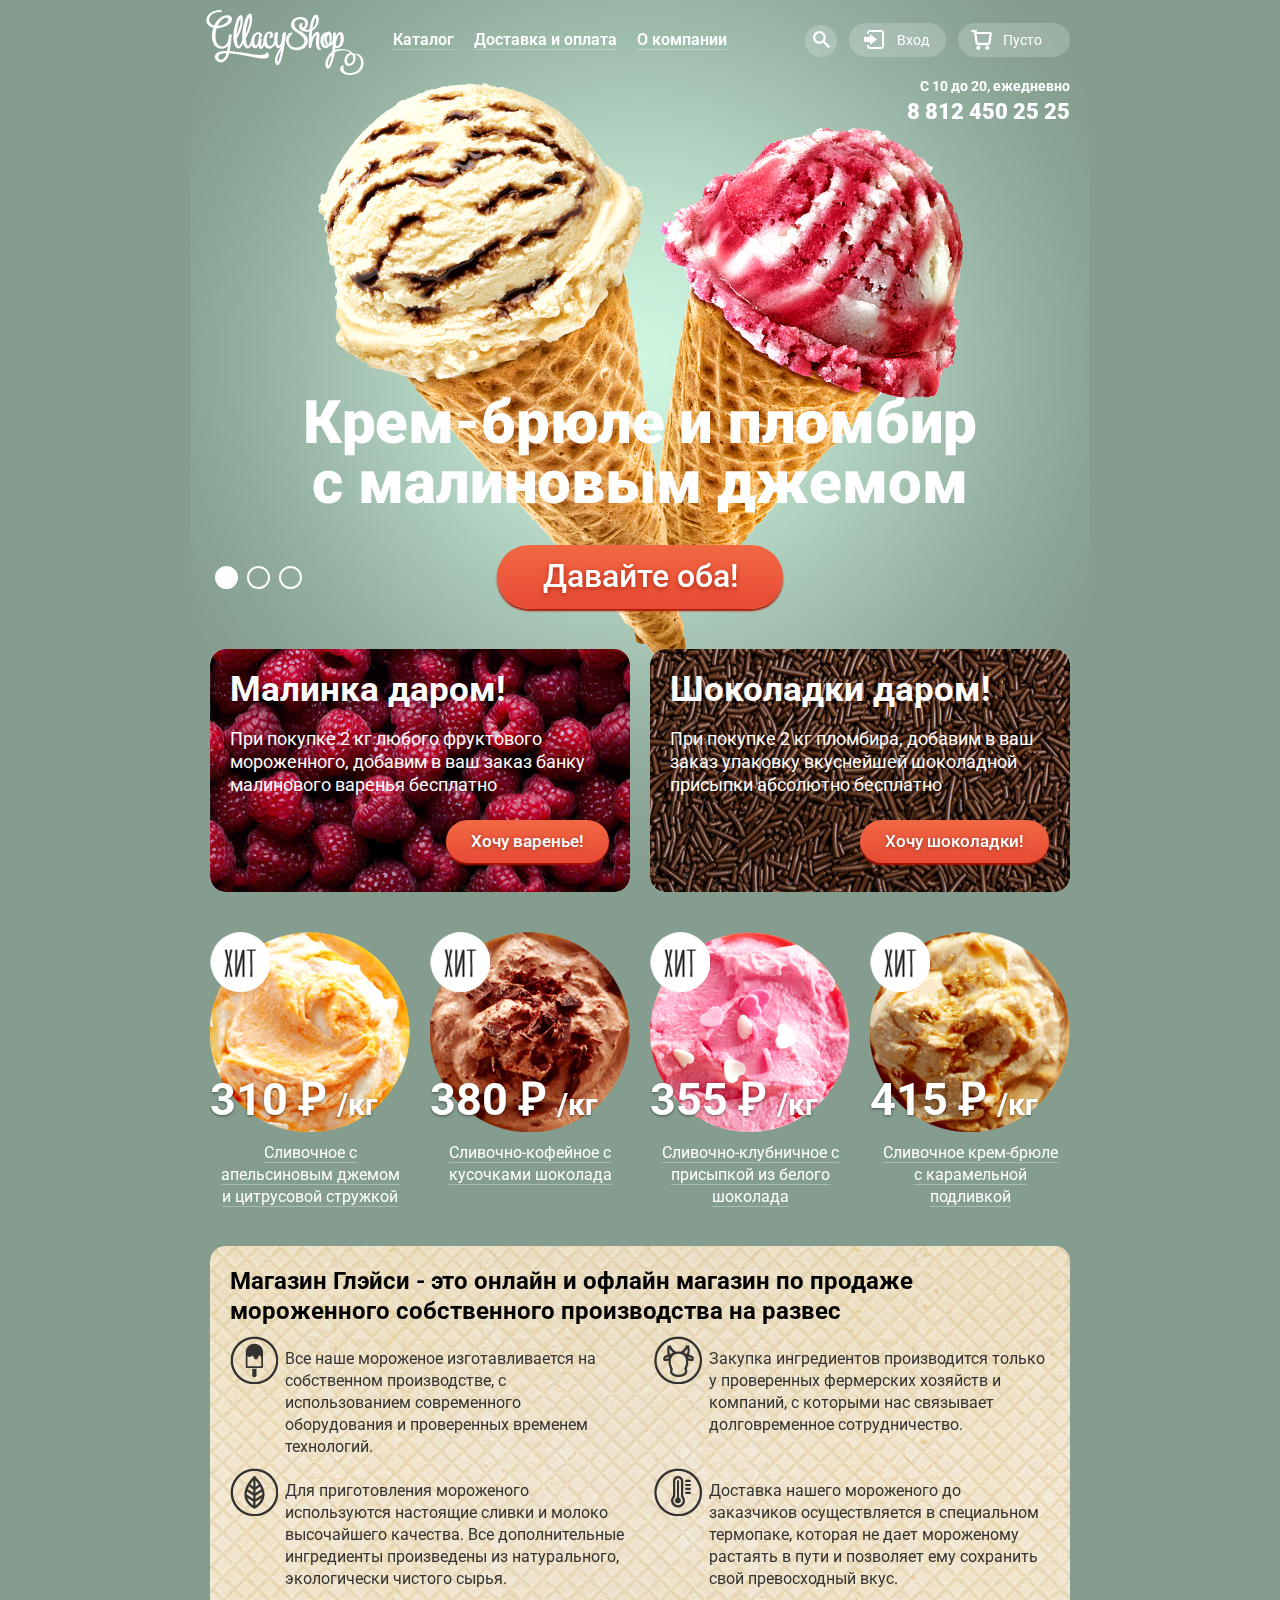
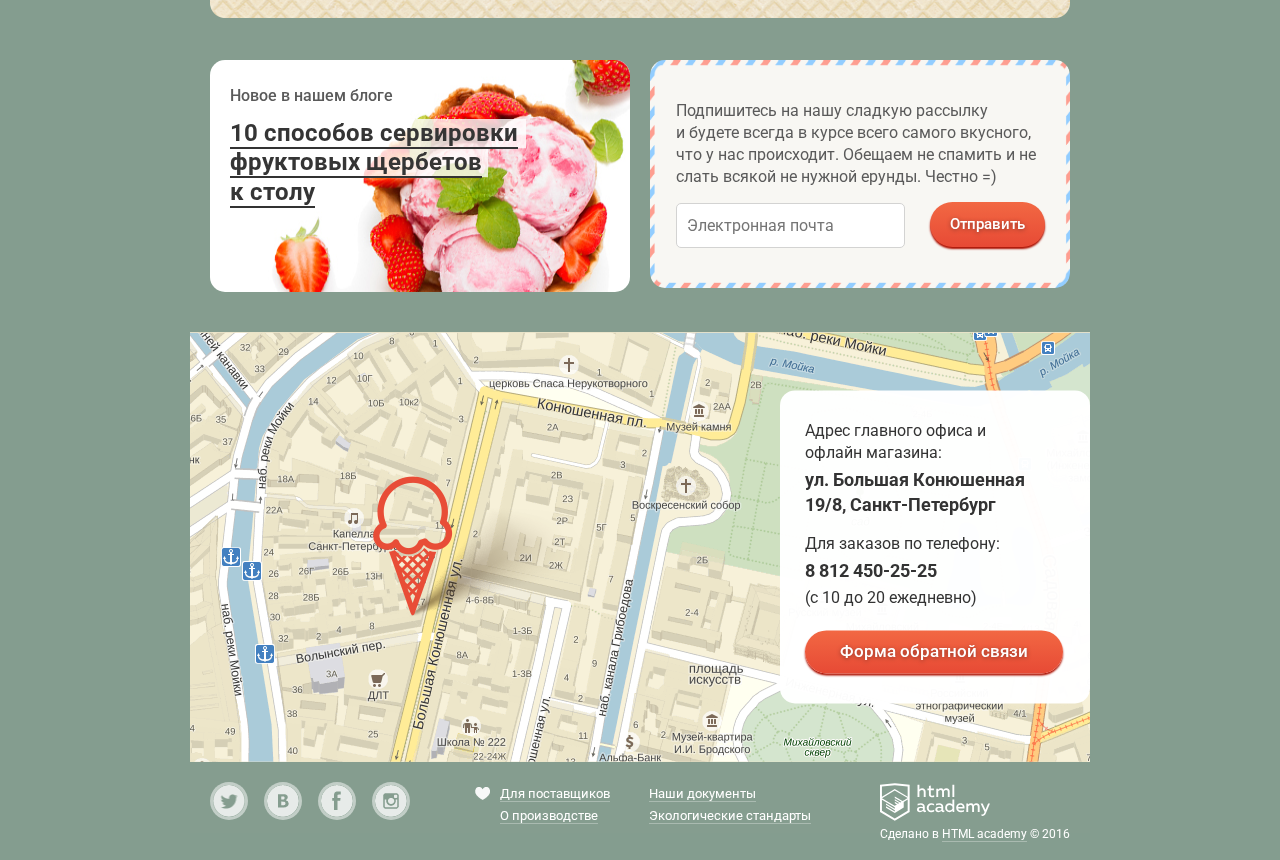
<file: index.html>
<!DOCTYPE html>
<html lang="ru">
<meta name="viewport" content="width=device-width, initial-scale=1.0">
<meta http-equiv="X-UA-Compatible" content="ie=edge">



<head>
  <meta charset="UTF-8">
  <title>Gllacy Shop</title>
  <link rel="stylesheet" href="css/normalize.css">
  <link href="https://fonts.googleapis.com/css?family=Roboto:400,500,700,900" rel="stylesheet" type="text/css">
  <link rel="stylesheet" type="text/css" href="css/style.css">
</head>

<body>

  <div class="modal-overlay"></div>

  <div class="bg">


        <div class="centerize">

      <header class="page-header  clearfix">

        <div class="page-header__logo-wrap">
          <a href="#" class="page-header__logo-link">
        <img src="img/logo--gllacy.svg" alt="Gllacy Shop" width="160px" height="65px">
      </a>
        </div>

        <nav class="page-nav">

          <ul class="page-nav__list">

            <li class="page-nav__item  page-nav__item--catalog">
              <a class="link  link--alt" href="#">Каталог </a>
              <ul class="page-nav__submenu-list  page-nav__submenu--catalog">
                <li class="page-nav__submenu-title">
                  <a href=#>Новинки</a>
                </li>
                <li class="page-nav__submenu-item">
                  <a href=#>Сливочное</a>
                </li>
                <li class="page-nav__submenu-item">
                  <a href=#>Щербеты</a>
                </li>
                <li class="page-nav__submenu-item">
                  <a href=#>Фруктовый лед</a>
                </li>
                <li class="page-nav__submenu-item">
                  <a href=#>Мелорин</a>
                </li>
              </ul>
            </li>

            <li class="page-nav__item">
              <a class="link  link--alt" href="#"> Доставка и оплата </a>
            </li>

            <li class="page-nav__item">
              <a class="link  link--alt" href="#"> О компании </a>
            </li>

          </ul>

        </nav>

        <div class="page-header__user-block  user-block">

          <div class="user-block__item  search">

            <form class="search-form" action="index.html">

              <div class="search-form__wrap">

                <input class="form__input  form__input--search" id="search" type="search" name="search" required placeholder="Что ищем?">

              </div>

              <button class="serch-form__btn  actions-btn" type="submit" name="search"></button>

            </form>

          </div>

          <div class="user-block__item  user-block__item--login">

            <div class="login-form__btn  actions-btn">
              Вход
            </div>

            <div class="user-block__login-wrap">

              <form class="login-form" action="index.html" method="post">

                <div class="login-form__wrap">

                  <input class="form__input  form__input--mail" type="text" name="mail" id="mail" placeholder="Электронная почта" required>

                  <input class="form__input  form__input--password" type="password" name="password" id="password" placeholder="Пароль" required>

                  <div class="login-form__come-in">

                    <button type="submit" class="btn btn--wide">Войти</button>

                  </div>

                  <div class="login-form__help">
                    <a href="#" class="link  link-help">Забыли пароль?</a>
                    <a href="#" class="link  link-help">Новая регистрация</a>
                  </div>

                </div>


              </form>

            </div>

          </div>


          <div class="user-block__item  user-block__item--basket">

            <div class="basket-form__btn  actions-btn">
              Пусто
            </div>


            <div class="user-block__basket-wrap">

              <form class="basket-form" action="index.html" method="post">

                <div class="basket-form__wrap">

                  <table class="basket-form__table  basket-list">
                    <tr class="basket-list__item">
                      <td class="basket-list__remove">
                        <button class="basket-list__icon-remove" type="button" title="Удалить"></button>
                      </td>
                      <td class="basket-list__img"><img src="img/catalog__index-1.svg" alt="Фотография мороженого" width="33" height="33"></td>
                      <td class="basket-list__name">
                        Пломбир с апельсиновым джемом
                      </td>
                      <td class="basket-list__formula">
                        1,5 кг <span>× 200 руб.</span>
                      </td>
                      <td class="basket-list__price">
                        300 руб.
                      </td>
                    </tr>

                    <tr class="basket-list__item">
                      <td class="basket-list__remove">
                        <button class="basket-list__icon-remove" type="button" title="Удалить"></button>
                      </td>
                      <td class="basket-list__img"><img src="img/catalog__index-3.svg" alt="Фотография мороженого" width="33" height="33"></td>
                      <td class="basket-list__name">
                        Клубничный пломбир с присыпкой из белого шоколада
                      </td>
                      <td class="basket-list__formula">
                        1,5 кг <span>× 300 руб.</span>
                      </td>
                      <td class="basket-list__price">
                        450 руб.
                      </td>
                    </tr>

                    <tr class="basket-list__item">
                      <td class="basket-list__total" colspan="5">Итого: 750 руб.</td>
                    </tr>
                  </table>

                  <div class="basket-list__btn">
                    <button type="submit" class="btn btn--wide">Оформить заказ</button>
                  </div>

                </div>

              </form>

            </div>

          </div>

        </div>

        <div class="contact-header">

          <span class="contact-header__clock"> С 10 до 20, ежедневно</span><br>
          <span class="contact-header__phone"> 8 812 450 25 25</span>

        </div>



      </header>

    </div>



    <main>



      <div class="centerize">

        <section class="promo-product">
          <input class="slider__input" type="radio" name="promo" id="slide-1" checked="checked">
          <input class="slider__input" type="radio" name="promo" id="slide-2" >
          <input class="slider__input" type="radio" name="promo" id="slide-3">

          <div class="slider-controls">
            <label for="slide-1"></label>
            <label for="slide-2"></label>
            <label for="slide-3"></label>
          </div>
          <div class="promo-product__button">
  <a href="" class="btn  btn--xxl"> Давайте оба! </a>
</div>



        </section>

        <section class="banner">
          <div class="banner__item  banner__item--raspberries">
            <h2 class="banner__title"> Малинка даром! </h2>
            <p class="banner__description"> При покупке 2 кг любого фруктового мороженного, добавим в ваш заказ банку малинового варенья бесплатно</p>
            <a href="#" class="btn  btn--middle"> Хочу варенье! </a>
          </div>

          <div class="banner__item  banner__item--chocolate">
            <h2 class="banner__title"> Шоколадки даром! </h2>
            <p class="banner__description"> При покупке 2 кг пломбира, добавим в ваш заказ упаковку вкуснейшей шоколадной присыпки абсолютно бесплатно </p>
            <a href="#" class="btn  btn--middle"> Хочу шоколадки! </a>
          </div>

        </section>

        <section class="catalog">

          <article class="catalog__col product">

          <div class="product__item  product__item--1">

            <div class="product__image  product__image--1">
              <span class="product__price">310 Ꝑ
            <span class="product__price-small">/кг</span>
              </span>
            </div>

          <h2 class="product__title">
            <a class="product__link" href="#">Сливочное с апельсиновым джемом <br>
          и цитрусовой стружкой</a>
          </h2>

          <div class="product__actions">
            <a href="#" class="product__btn  btn">Быстрый просмотр</a>
          </div>

          </div>

          </article>

          <article class="catalog__col product">

          <div class="product__item  product__item--2">

            <div class="product__image  product__image--2">
              <span class="product__price">380 Ꝑ
            <span class="product__price-small">/кг</span>
              </span>
            </div>

            <h2 class="product__title">
              <a class="product__link" href="#">Сливочно-кофейное с <br>
          кусочками шоколада </a>
            </h2>

          <div class="product__actions">
            <a href="#" class="product__btn  btn">Быстрый просмотр</a>
          </div>

          </div>

          </article>

          <article class="catalog__col product">

          <div class="product__item  product__item--3">

            <div class="product__image  product__image--3">
              <span class="product__price">355 Ꝑ
            <span class="product__price-small">/кг</span>
              </span>
            </div>

            <h2 class="product__title">
              <a class="product__link" href="#">Сливочно-клубничное с <br>
            присыпкой из белого <br>
            шоколада</a>
            </h2>

          <div class="product__actions">
            <a href="#" class="product__btn  btn">Быстрый просмотр</a>
          </div>

          </div>

          </article>

          <article class="catalog__col product">

          <div class="product__item  product__item--4">

            <div class="product__image  product__image--4">
              <span class="product__price">415 Ꝑ
            <span class="product__price-small">/кг</span>
              </span>
            </div>

            <h2 class="product__title">
              <a class="product__link" href="#">Сливочное крем-брюле <br>
            с карамельной <br>
            подливкой</a>
            </h2>

          <div class="product__actions">
            <a href="#" class="product__btn  btn">Быстрый просмотр</a>
          </div>

          </div>

</article>
        </section>




        <section class="seo">

          <h3 class="seo__title">Магазин Глэйси - это онлайн и офлайн магазин по продаже <br>
        мороженного собственного производства на развес</h3>

          <p class="seo__info  seo__info--ice-cream">Все наше мороженое изготавливается на <br> собственном производстве, с <br> использованием современного <br> оборудования и проверенных временем <br> технологий.
          </p>
          <p class="seo__info  seo__info--made">Закупка ингредиентов производится только <br> у проверенных фермерских хозяйств и <br> компаний, с которыми нас связывает <br> долговременное сотрудничество.</p>
          <p class="seo__info  seo__info--eco">Для приготовления мороженого <br> используются настоящие сливки и молоко <br> высочайшего качества. Все дополнительные <br> ингредиенты произведены из натурального, <br> экологически чистого сырья.</p>
          <p class="seo__info  seo__info--delivery">Доставка нашего мороженого до <br> заказчиков осуществляется в специальном <br> термопаке, которая не дает мороженому <br> растаять в пути и позволяет ему сохранить <br> свой превосходный вкус.</p>

        </section>

        <div class="news">

          <div class="news__new">
            <p>Новое в нашем блоге</p>

            <div class="news__wrap-link">
              <a class="link  link--middle" href="#">10 способов сервировки <br>
          фруктовых щербетов <br>
          к столу</a>
            </div>

          </div>

          <div class="news__sending">
            <p>Подпишитесь на нашу сладкую рассылку <br> и будете всегда в курсе всего самого вкусного, <br> что у нас происходит. Обещаем не спамить и не <br> слать всякой не нужной ерунды. Честно =) </p>
            <form action="" class="news__form">
              <input class="news__input" type="text" name="mail" placeholder="Электронная почта" required>
              <button type="submit" name="button" class="btn btn--new">Отправить</button>
            </form>
          </div>

        </div>


      </div>

      <div class="map">

        <div class="centerize">

          <div class="map__wrap">

            <div class="map__contact">

              <div class="map__contact-wrap">
                <p class="map__contact-text  map__contact-text--address">
                  Адрес главного офиса и <br> офлайн магазина: <br>
                  <span><b>ул. Большая Конюшенная <br>
              19/8, Санкт-Петербург</b></span>
                </p>
                <p class="map__contact-text  map__contact-text--tel">
                  Для заказов по телефону: <br>
                  <span><b>8 812 450-25-25</b></span> (с 10 до 20 ежедневно)
                </p>
                <a href="#" class="btn  btn--narrow"> Форма обратной связи </a>
              </div>

            </div>

          </div>

        </div>

      </div>


    </main>



    <footer class="page-footer">

      <div class="centerize  clearfix">

        <div class="page-footer__social">
          <span class="social-links">
          <a href="#" class="social-link  social-link--tv"></a>
          <a href="#" class="social-link  social-link--vk"></a>
          <a href="#" class="social-link  social-link--fb"></a>
          <a href="#" class="social-link  social-link--in"></a>
        </span>
        </div>

        <div class="page-footer__info">
          <ul class="page-footer__info-list">
            <li class="page-footer__info-item">
              <a class="link link--alt  link--info" href="#">Для поставщиков</a>
            </li>
            <li class="page-footer__info-item  page-footer__info-item--left">
              <a class="link link--alt  link--info" href="#">Наши документы</a>
            </li>
            <li class="page-footer__info-item">
                <a class="link link--alt  link--info" href="#">О производстве</a>
            </li>
            <li class="page-footer__info-item  page-footer__info-item--left">
              <a class="link  link--alt  link--info" href="#">Экологические стандарты</a>
            </li>
        </ul>
        </div>

        <div class="page-footer__copyright">
          <img class="page-footer__img-logo" src="img/logo--academy.svg" alt="" width="110px" height="40px">
          <p>Сделано в <a class="link  link--alt" href="#">HTML academy</a> © 2016</p>
        </div>

      </div>

    </footer>


  </div>

  <div class="modal-content-feedback  feedback">

    <button class="modal-content-close" type="button" title="Закрыть">Закрыть</button>

    <h3 class="feedback__title">Мы обязательно вам ответим!</h3>

    <form class="feedback-form" action="index.html" method="post">

      <input class="feedback__input  feedback__input--name" type="text" name="name" placeholder="Как вас зовут?" id="contact-name" required>
      <label class="feedback__label" for="contact-name" data-first="Как вас зовут"></label>

      <input class="feedback__input  feedback__input--mail" type="text" name="mail" placeholder="Ваша почта для ответа?" id="feedback-email" required>
      <label class="field__label" for="contact-email" data-first="Ваша почта для ответа?"></label>

      <textarea class="feedback__input  feedback__input--letter" type="text" name="letter" placeholder="Напишите что-нибудь..." rows="6" id="input-text" required></textarea>
      <label class="field__label" for="input-text" data-first="Напишите что-нибудь..."></label>

      <button class="btn btn--feedback" type="submit" title="Отправить"> Отправть </button>

    </form>

  </div>



  <script src="js/popup.js"></script>



</body>



</html>
</file>
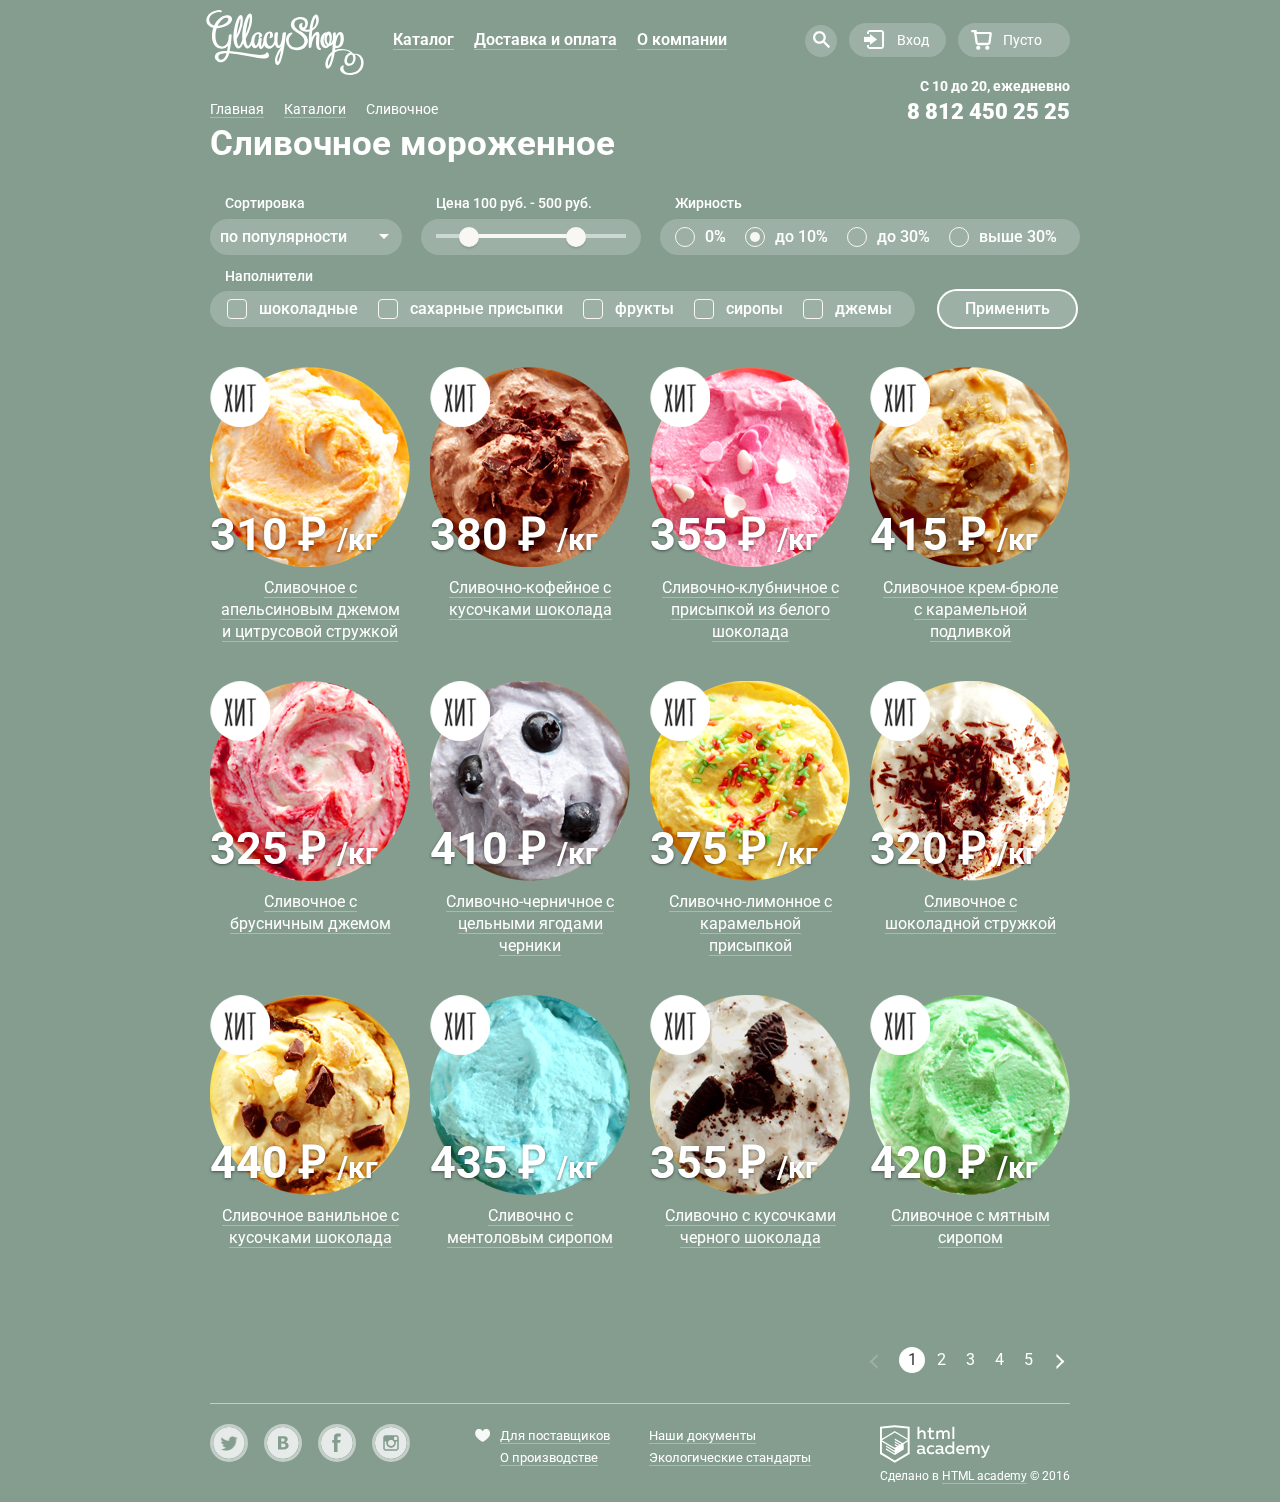
<file: catalog.html>
<!DOCTYPE html>
<html lang="ru">
<meta name="viewport" content="width=device-width, initial-scale=1.0">
<meta http-equiv="X-UA-Compatible" content="ie=edge">



<head>
  <meta charset="UTF-8">
  <title>Gllacy Shop</title>
  <link rel="stylesheet" href="css/normalize.css">
  <link href="https://fonts.googleapis.com/css?family=Roboto:400,500,700,900" rel="stylesheet" type="text/css">
  <link rel="stylesheet" type="text/css" href="css/style.css">
</head>

<body>

  <div class="modal-overlay"></div>

  <div class="centerize">

    <header class="page-header  clearfix">

      <div class="page-header__logo-wrap">
        <a href="#" class="page-header__logo-link">
        <img src="img/logo--gllacy.svg" alt="Gllacy Shop" width="160px" height="65px">
      </a>
      </div>

      <nav class="page-nav">

        <ul class="page-nav__list">

          <li class="page-nav__item  page-nav__item--catalog">
            <a class="link  link--alt" href="#">Каталог </a>
            <ul class="page-nav__submenu-list  page-nav__submenu--catalog">
              <li class="page-nav__submenu-title">
                <a href=#>Новинки</a>
              </li>
              <li class="page-nav__submenu-item">
                <a href=#>Сливочное</a>
              </li>
              <li class="page-nav__submenu-item">
                <a href=#>Щербеты</a>
              </li>
              <li class="page-nav__submenu-item">
                <a href=#>Фруктовый лед</a>
              </li>
              <li class="page-nav__submenu-item">
                <a href=#>Мелорин</a>
              </li>
            </ul>
          </li>

          <li class="page-nav__item">
            <a class="link  link--alt" href="#"> Доставка и оплата </a>
          </li>

          <li class="page-nav__item">
            <a class="link  link--alt" href="#"> О компании </a>
          </li>

        </ul>

      </nav>

      <div class="page-header__user-block  user-block">

        <div class="user-block__item  search">

          <form class="search-form" action="index.html">

            <div class="search-form__wrap">

              <input class="form__input  form__input--search" id="search" type="search" name="search" required placeholder="Что ищем?">

            </div>

            <button class="serch-form__btn  actions-btn" type="submit" name="search"></button>

          </form>

        </div>

        <div class="user-block__item  user-block__item--login">

          <div class="login-form__btn  actions-btn">
            Вход
          </div>

          <div class="user-block__login-wrap">

            <form class="login-form" action="index.html" method="post">

                <input class="form__input  form__input--mail" type="text" name="mail" id="mail" placeholder="Электронная почта" required>

                <input class="form__input  form__input--password" type="password" name="password" id="password" placeholder="Пароль" required>

                <div class="login-form__come-in">

                  <button type="submit" class="btn btn--wide">Войти</button>

                </div>

                <div class="login-form__help">
                  <a href="#" class="link  link-help">Забыли пароль?</a>
                  <a href="#" class="link  link-help">Новая регистрация</a>
                </div>

            </form>

          </div>

        </div>


        <div class="user-block__item  user-block__item--basket">

          <div class="basket-form__btn  actions-btn">
            Пусто
          </div>


          <div class="user-block__basket-wrap">

            <form class="basket-form" action="index.html" method="post">

              <table class="basket-form__table  basket-list">
                  <tr class="basket-list__item">
                    <td class="basket-list__remove">
                      <button class="basket-list__icon-remove" type="button" title="Удалить"></button>
                    </td>
                    <td class="basket-list__img"><img src="img/catalog__index-1.svg" alt="Фотография мороженого" width="33" height="33"></td>
                    <td class="basket-list__name">
                      Пломбир с апельсиновым джемом
                    </td>
                    <td class="basket-list__formula">
                      1,5 кг <span>× 200 руб.</span>
                    </td>
                    <td class="basket-list__price">
                      300 руб.
                    </td>
                  </tr>

                  <tr class="basket-list__item">
                    <td class="basket-list__remove">
                      <button class="basket-list__icon-remove" type="button" title="Удалить"></button>
                    </td>
                    <td class="basket-list__img"><img src="img/catalog__index-3.svg" alt="Фотография мороженого" width="33" height="33"></td>
                    <td class="basket-list__name">
                      Клубничный пломбир с присыпкой из белого шоколада
                    </td>
                    <td class="basket-list__formula">
                      1,5 кг <span>× 300 руб.</span>
                    </td>
                    <td class="basket-list__price">
                      450 руб.
                    </td>
                  </tr>

                  <tr class="basket-list__item">
                    <td class="basket-list__total" colspan="5">Итого: 750 руб.</td>
                  </tr>
                </table>

                <div class="basket-list__btn">
                  <button type="submit" class="btn btn--wide">Оформить заказ</button>
                </div>

            </form>

          </div>

        </div>

      </div>

      <div class="contact-header">

        <span class="contact-header__clock"> С 10 до 20, ежедневно</span><br>
        <span class="contact-header__phone"> 8 812 450 25 25</span>

      </div>



    </header>

  </div>



  <main>



    <div class="centerize">

      <div class="breadcrumbs">
        <ul class="breadcrumbs__list">
          <li class="breadcrumbs__item">
            <a class="link  link--alt  link--breadcrumbs" href="#"> Главная </a>
          </li>
          <li class="breadcrumbs__item">
            <a class="link  link--alt  link--breadcrumbs" href="#"> Каталоги </a>
          </li>
          <li class="breadcrumbs__item">
            <span class="link--breadcrumbs"> Сливочное </span>
          </li>
        </ul>
      </div>

      <h1 class="catalog-title"> Сливочное мороженное </h1>



      <form class="filters  clearfix" action="#" method="get">

        <fieldset class="filters__item  filter-sort">
          <legend class="filters__title">Сортировка</legend>
          <div class="filter-sort__field">
            <select class="select" name="sort" id="sort">
              <option value="top">по популярности</option>
              <option value="low-price">сначала недорогие</option>
              <option value="high-price">сначала дорогие</option>
              <option value="fat">по жирности</option>
            </select>
            <i class="select-icon"></i>
          </div>
        </fieldset>

        <fieldset class="filters__item  filter-price">
          <legend class="filters__title"> Цена 100 руб. - 500 руб. </legend>
          <div class="filter-price__controls">

            <div class="filter-price__scale">

              <div class="filter-price__bar">

                <div class="filter-price__toggle  filter-price__toggle--min">
                </div>

                <div class="filter-price__toggle  filter-price__toggle--max">
                </div>
                </div>

              </div>

          </div>

        </fieldset>

        <fieldset class="filters__item   filter-radio">
          <legend class="filters__title"> Жирность </legend>

          <div class="filter-radio__field">

            <input class="filter-radio__input" type="radio" name="fat" value="0%" id="radio-1">
            <label class="filter-radio__label" for="radio-1">
            <span class="filter-radio__indicator"></span>0%
          </label>

            <input class="filter-radio__input" type="radio" name="fat" value="before10%" id="radio-2" checked>
            <label class="filter-radio__label" for="radio-2">
            <span class="filter-radio__indicator"></span>до 10%
          </label>

            <input class="filter-radio__input" type="radio" name="fat" value="before30%" id="radio-3">
            <label class="filter-radio__label" for="radio-3">
            <span class="filter-radio__indicator"></span>до 30%
          </label>

            <input class="filter-radio__input" type="radio" name="fat" value="after30%" id="radio-4">
            <label class="filter-radio__label" for="radio-4">
            <span class="filter-radio__indicator"></span>выше 30%
          </label>

          </div>

        </fieldset>

        <fieldset class="filters__item  filter-check">
          <legend class="filters__title"> Наполнители </legend>

          <div class="filter-check__field">

            <input class="filter-check__input" type="checkbox" name="topping" value="chocolade" id="check-1">
            <label class="filter-check__label" for="radio-1">
            <span class="filter-check__indicator"></span>шоколадные
          </label>

            <input class="filter-check__input" type="checkbox" name="topping" value="powder" id="check-2">
            <label class="filter-check__label" for="check-2">
            <span class="filter-check__indicator"></span>сахарные присыпки
          </label>

            <input class="filter-check__input" type="checkbox" name="topping" value="fruit" id="check-3">
            <label class="filter-check__label" for="check-3">
            <span class="filter-check__indicator"></span>фрукты
          </label>

            <input class="filter-check__input" type="checkbox" name="topping" value="syrup" id="check-4">
            <label class="filter-check__label" for="check-4">
            <span class="filter-check__indicator"></span>сиропы
          </label>

            <input class="filter-check__input" type="checkbox" name="topping" value="jam" id="check-5">
            <label class="filter-check__label" for="check-5">
            <span class="filter-check__indicator"></span>джемы
          </label>

          </div>

        </fieldset>

        <div class="filters__button">
          <button class="plain-btn" type="submit">Применить</button>
        </div>


      </form>



      <section class="catalog">

        <article class="catalog__col product">
          <div class="product__item  product__item--1">
            <div class="product__image  product__image--1">
              <span class="product__price">310 Ꝑ
          <span class="product__price-small">/кг</span>
              </span>
            </div>
            <h2 class="product__title">
          <a class="product__link" href="#">Сливочное с апельсиновым джемом <br>
        и цитрусовой стружкой</a>
        </h2>
            <div class="product__actions">
              <a href="#" class="product__btn  btn">Быстрый просмотр</a>
            </div>
          </div>
        </article>

        <article class="catalog__col product">
          <div class="product__item  product__item--2">
            <div class="product__image  product__image--2">
              <span class="product__price">380 Ꝑ
          <span class="product__price-small">/кг</span>
              </span>
            </div>
            <h2 class="product__title">
            <a class="product__link" href="#">Сливочно-кофейное с <br>
        кусочками шоколада</a>
          </h2>
            <div class="product__actions">
              <a href="#" class="product__btn  btn">Быстрый просмотр</a>
            </div>
          </div>
        </article>

        <article class="catalog__col product">
          <div class="product__item  product__item--3">
            <div class="product__image  product__image--3">
              <span class="product__price">355 Ꝑ
          <span class="product__price-small">/кг</span>
              </span>
            </div>
            <h2 class="product__title">
            <a class="product__link" href="#">Сливочно-клубничное с <br>
          присыпкой из белого <br>
          шоколада</a>
          </h2>
            <div class="product__actions">
              <a href="#" class="product__btn  btn">Быстрый просмотр</a>
            </div>
          </div>
        </article>

        <article class="catalog__col product">
          <div class="product__item  product__item--4">
            <div class="product__image  product__image--4">
              <span class="product__price">415 Ꝑ
          <span class="product__price-small">/кг</span>
              </span>
            </div>
            <h2 class="product__title">
            <a class="product__link" href="#">Сливочное крем-брюле <br>
          с карамельной <br>
          подливкой</a>
          </h2>
            <div class="product__actions">
              <a href="#" class="product__btn  btn">Быстрый просмотр</a>
            </div>
          </div>
        </article>

        <article class="catalog__col product">
          <div class="product__item  product__item--5">
            <div class="product__image  product__image--5">
              <span class="product__price">325 Ꝑ
  <span class="product__price-small">/кг</span>
              </span>
            </div>
            <h2 class="product__title">
  <a class="product__link" href="#">Сливочное с <br>
брусничным джемом </a>
</h2>
            <div class="product__actions">
              <a href="#" class="product__btn  btn">Быстрый просмотр</a>
            </div>
          </div>
        </article>

        <article class="catalog__col product">
          <div class="product__item  product__item--6">
            <div class="product__image  product__image--6">
              <span class="product__price">410 Ꝑ
  <span class="product__price-small">/кг</span>
              </span>
            </div>
            <h2 class="product__title">
    <a class="product__link" href="#">Сливочно-черничное с <br>
цельными ягодами <br>
черники <br></a>
  </h2>
            <div class="product__actions">
              <a href="#" class="product__btn  btn">Быстрый просмотр</a>
            </div>
          </div>
        </article>

        <article class="catalog__col product">
          <div class="product__item  product__item--7">
            <div class="product__image  product__image--7">
              <span class="product__price">375 Ꝑ
  <span class="product__price-small">/кг</span>
              </span>
            </div>
            <h2 class="product__title">
    <a class="product__link" href="#">Сливочно-лимонное с <br>
  карамельной <br>
  присыпкой</a>
  </h2>
            <div class="product__actions">
              <a href="#" class="product__btn  btn">Быстрый просмотр</a>
            </div>
          </div>
        </article>

        <article class="catalog__col product">
          <div class="product__item  product__item--8">
            <div class="product__image  product__image--8">
              <span class="product__price">320 Ꝑ
  <span class="product__price-small">/кг</span>
              </span>
            </div>
            <h2 class="product__title">
    <a class="product__link" href="#">Сливочное с  <br>
  шоколадной стружкой <br>
<span class="product__invisible"></span></a>
  </h2>
            <div class="product__actions">
              <a href="#" class="product__btn  btn">Быстрый просмотр</a>
            </div>
          </div>
        </article>

        <article class="catalog__col product">
          <div class="product__item  product__item--9">
            <div class="product__image  product__image--9">
              <span class="product__price">440 Ꝑ
  <span class="product__price-small">/кг</span>
              </span>
            </div>
            <h2 class="product__title">
  <a class="product__link" href="#">Сливочное ванильное с <br>
кусочками шоколада </a>
</h2>
            <div class="product__actions">
              <a href="#" class="product__btn  btn">Быстрый просмотр</a>
            </div>
          </div>
        </article>

        <article class="catalog__col product">
          <div class="product__item  product__item--10">
            <div class="product__image  product__image--10">
              <span class="product__price">435 Ꝑ
  <span class="product__price-small">/кг</span>
              </span>
            </div>
            <h2 class="product__title">
    <a class="product__link" href="#">Сливочно с <br>
ментоловым сиропом</a>
  </h2>
            <div class="product__actions">
              <a href="#" class="product__btn  btn">Быстрый просмотр</a>
            </div>
          </div>
        </article>

        <article class="catalog__col product">
          <div class="product__item  product__item--11">
            <div class="product__image  product__image--11">
              <span class="product__price">355 Ꝑ
  <span class="product__price-small">/кг</span>
              </span>
            </div>
            <h2 class="product__title">
    <a class="product__link" href="#">Сливочно с кусочками <br>
  черного шоколада </a>
  </h2>
            <div class="product__actions">
              <a href="#" class="product__btn  btn">Быстрый просмотр</a>
            </div>
          </div>
        </article>

        <article class="catalog__col product">
          <div class="product__item  product__item--12">
            <div class="product__image  product__image--12">
              <span class="product__price">420 Ꝑ
  <span class="product__price-small">/кг</span>
              </span>
            </div>
            <h2 class="product__title">
    <a class="product__link" href="#">Сливочное с мятным<br>
  сиропом</a>
  </h2>
            <div class="product__actions">
              <a href="#" class="product__btn  btn">Быстрый просмотр</a>
            </div>
          </div>
        </article>

        </section>

        <div class="paginator">
          <a class="paginator__dir paginator__dir--disabled" href="#">Предыдущая</a>
          <span class="paginator__item paginator__item--current">1</span>
          <a class="paginator__item" href="#">2</a>
          <a class="paginator__item" href="#">3</a>
          <a class="paginator__item" href="#">4</a>
          <a class="paginator__item" href="#">5</a>
          <a class="paginator__dir paginator__dir--next" href="#">Следующая</a>
        </div>

<hr class="bg__line">
    </div>



  </main>



  <footer class="page-footer">

    <div class="centerize  clearfix">

      <div class="page-footer__social">
        <span class="social-links">
        <a href="#" class="social-link  social-link--tv"></a>
        <a href="#" class="social-link  social-link--vk"></a>
        <a href="#" class="social-link  social-link--fb"></a>
        <a href="#" class="social-link  social-link--in"></a>
      </span>
      </div>

      <div class="page-footer__info">
        <ul class="page-footer__info-list">
          <li class="page-footer__info-item">
            <a class="link link--alt  link--info" href="#">Для поставщиков</a>
          </li>
          <li class="page-footer__info-item  page-footer__info-item--left">
            <a class="link link--alt  link--info" href="#">Наши документы</a>
          </li>
          <li class="page-footer__info-item">
              <a class="link link--alt  link--info" href="#">О производстве</a>
          </li>
          <li class="page-footer__info-item  page-footer__info-item--left">
            <a class="link  link--alt  link--info" href="#">Экологические стандарты</a>
          </li>
      </ul>
      </div>

      <div class="page-footer__copyright">
        <img class="page-footer__img-logo" src="img/logo--academy.svg" alt="" width="110px" height="40px">
        <p>Сделано в <a class="link  link--alt" href="#">HTML academy</a> © 2016</p>
      </div>

    </div>

  </footer>



</body>



</html>
</file>
<file: css/style.css>
/*Общие стили*/

body {
  min-width: 900px;
  font: 400 16px/1.375 "Roboto", "Arial", sans-serif;
  color: #333333;
  background-color: #849d8f;
}


.bg__line {
  height: 1px;
  margin: 0;
  padding: 0;
  outline: none;
  border: none;
  background-color: #cacac7;
}

.clearfix::after {
  content: "";
  display: table;
  clear: both;
}

.centerize {
  width: 860px;
  margin: 0 auto;
  padding: 0 20px;
}

img {
  margin: auto;
  max-width: 100%;
}

textarea {
  resize: vertical;
}


/*Кнопки*/

.btn {
  display: inline-block;
  vertical-align: top;
  max-width: 200px;
  padding: 10px 25px;
  font-family: Roboto, Arial, sans-serif;
  overflow: hidden;
  text-align: center;
  font-size: 15px;
  line-height: 1;
  text-decoration: none;
  outline: none;
  cursor: pointer;
  color: #ffffff;
  text-shadow: 0 1px 4px #8e392c;
  font-weight: 500;
  background-image: linear-gradient(to top, #e74a35, #f26843);
  border: none;
  border-radius: 30px;
  box-shadow: 0 2px 2px 0 #ac1000;
}

.btn--middle {
  padding-top: 13px;
  padding-bottom: 13px;
  font-size: 17px;
  position: absolute;
  right: 5%;
  bottom: 12%;
}

.btn--large {
  padding-top: 15px;
  padding-bottom: 15px;
  font-size: 18px;
}

.btn--xxl {
  display: block;
  max-width: 200px;
  padding: 16px 43px;
  font-size: 31.5px;
  border-radius: 40px;
  text-shadow: 0 2px 5px rgba(160, 32, 11, 0.76);
  margin: 0 auto;
}

.btn--wide {
  padding: 10px 23px;
}

.btn--narrow {
  padding: 13px 35px;
  font-size: 17px;
}

.btn--new {
  position: absolute;
  padding: 15px 20px;
  bottom: 18%;
  right: 6%;
}

.btn--feedback{
  float: right;
  font-size: 17px;
}

.btn:hover {
  background-image: linear-gradient(to top, #ec6f5e, #f58669);
  box-shadow: 0 2px 2px 0 #ac1000;
}


/*Ссылки*/

.btn:active {
  background-image: linear-gradient(to top, #e1613e, #d74632);
  box-shadow: inset 0 2px 2px 0 #942718;
}

.link {
  color: #353535;
  text-decoration: none;
  border-bottom: 1px solid rgba(51, 51, 51, 0.3);
  transition: all 0.15s ease-out;
}

.link:hover {
  color: #ec593c;
  border-bottom-color: rgba(236, 89, 60, 0.3);
}

.link:active {
  color: #ec593c;
  border-bottom-color: rgba(236, 89, 60, 0.3);
}

.link--alt {
  color: #ffffff;
  border-bottom-color: rgba(255, 255, 255, 0.3);
}

.link--info {
  font-size: 13px;
}

.link--alt:hover {
  color: #;
  border-bottom: none;
}

.link--alt:active {
  color: #ffbc9e;
  border-bottom-color: rgba(249, 172, 159, 0.3);
}

.link--middle {
  color: #353535;
  font-weight: 700;
  font-size: 24px;
  line-height: 1.23;
  border-bottom: 2px solid #333333;
}

.link--breadcrumbs{
  font-size: 14px;
  color: #ffffff;
}




/*Конец общих стилей*/


/*Шапка*/

.page-header {
  margin-bottom: 0;
  width: 860px;
  height: 75px;
  position: relative;
}

.page-header__logo-wrap {
  float: left;
  margin-left: -5px;
  margin-right: 13px;
  padding-top: 10px;
  width: 165px;
  min-height: 65px;
}


/*Навигация*/

.page-nav {
  width: 365px;
  float: left;
  padding-top: 23px;
  margin-bottom: 20px;
}

.page-nav__list {
  margin: 0;
  padding: 0;
  list-style: none;
  font-size: 0;
}

.page-nav__item--catalog {
  position: relative;
}

.page-nav__item--catalog:after {
  content: "";
  position: absolute;
  left: 0;
  right: 0;
  height: 10px;
}

.page-nav__item {
  display: inline-block;
  vertical-align: top;
  padding: 6px 10px;
  font-size: 16px;
  font-weight: 600;
  margin-right: 0 5px 0 0;
  transition: background-color 0.3s ease-out, box-shadow 0.1s ease-in;
  border-radius: 30px;
}

.page-nav__item:hover {
  background: #f7f6f3;
}

.page-nav__item:active {
  background: #ededed;
  box-shadow: inset 0 2px 2px 0 #686868;
}

.page-nav__item:hover .link--alt {
  color: #333333;
  border-bottom: none:
}


/*Всплывающее подменю*/

.page-nav__submenu-list {
  position: absolute;
  left: -7px;
  top: 110%;
  box-sizing: border-box;
  min-width: 144px;
  padding: 0;
  margin: 0;
  list-style: none;
  background-color: #f8f7f4;
  border-radius: 5px;
  z-index: -1;
  opacity: 0;
  -webkit-transform: translate(0, -10px);
  -ms-transform: translate(0, -10px);
  transform: translate(0, -10px);
  transition: all 0.3s ease-out;
}

.page-nav__item--catalog:hover .page-nav__submenu-list {
  opacity: 1;
  -webkit-transform: translate(0, 0);
  -ms-transform: translate(0, 0);
  transform: translate(0, 0);
  transition: all 0.3s ease;
  z-index: 2;
}

.page-nav__submenu-title {
  position: relative;
  padding: 9px 20px 11px 20px;
}

.page-nav__submenu-title a {
  font-size: 14px;
  font-weight: 700;
  text-decoration: none;
  color: #343434;
}

.page-nav__submenu-title::after {
  content: "";
  position: absolute;
  left: 6px;
  right: 9px;
  bottom: 0;
  height: 2px;
  background-color: #d1d0ce;
}

.page-nav__submenu-item {
  padding: 7px 0 7px 20px;
  transition: all 0.3s ease;
}

.page-nav__submenu-item a {
  font-size: 14px;
  text-decoration: none;
  color: #343434;
}

.page-nav__submenu-item:last-child {
  border-radius: 0 0 5px 5px;
}

.page-nav__submenu-item:hover {
  background: #fbded7;
}

.page-nav__submenu-item:active {
  background: #f6b5a5;
}


/*Всплывающее подменю конец*/


/*Блок пользователя*/

.user-block {
  float: right;
  width: 265px;
  padding-top: 23px;
}

.user-block__item {
  display: inline-block;
}

.actions-btn {
  font-size: 14px;
  color: #ffffff;
  background-color: rgba(255, 255, 255, 0.2);
  background-repeat: no-repeat;
  border: none;
  text-align: center;
  line-height: 1;
  outline: none;
  overflow: hidden;
  text-decoration: none;
  border-radius: 30px;
  cursor: default;
  margin: 0;
}

.actions-btn:hover {
  color: #333333;
  background-color: #f8f7f4;
}


/*Поиск*/

.serch-form__btn {
  width: 32px;
  height: 32px;
  margin: 0;
  padding: 0;
  border-radius: 50%;
  background: rgba(255, 255, 255, 0.2) url("../img/sprite/sprite.png");
  background-position: -7px 733px;
}

.serch-form__btn:hover{
  background: #ffffff url("../img/sprite/sprite.png");
  background-position: -7px 686px;
}

.search {
  position: relative;
  margin-right: 8px;
}

.search:after {
  content: "";
  position: absolute;
  top: 90%;
  left: 0;
  right: 0;
  height: 10px;
}

.search__form {
  height: 30px;
  margin: 0;
  padding: 0;
}

.search-form__wrap {
  position: absolute;
  top: 105%;
  right: 0;
  z-index: -1;
  opacity: 0;
  box-shadow: 0 20px 20px rgba(0, 0, 0, 0.4);
  -webkit-transform: translate(0, -10px);
  -ms-transform: translate(0, -10px);
  transform: translate(0, -10px);
  transition: all 0.3s ease;
  width: 310px;
  padding: 15px;
  background-color: #f8f7f4;
  border-radius: 5px;
}

.search:hover .search-form__wrap {
  opacity: 1;
  -webkit-transform: translate(0, 0);
  -ms-transform: translate(0, 0);
  transform: translate(0, 0);
  transition: all 0.3s ease;
  z-index: 2;
}

.form__input--search {
  padding: 12px;
  width: 286px;
  border-radius: 5px;
  border: 1px solid #d3d3d2;
}

.form__input--search:hover {
  border: 2px solid #c7c6c5;
  padding: 11px 12px;
}



/*Логин*/

.user-block__item--login {
  position: relative;
  margin-right: 8px;
}

.login-form__btn {
  position: relative;
  margin: 0;
  width: 37px;
  padding: 10px 15px 10px 45px;
  background: rgba(255, 255, 255, 0.2) url("../img/sprite/sprite.png");
  background-position: 0 832px;
}

.login-form__btn:hover{
  background: #ffffff url("../img/sprite/sprite.png");
  background-position: 0 783px;
}

.user-block__item--login:after {
    content: "";
    position: absolute;
    left: 0;
    right: 0;
    height: 10px;
}

.user-block__login-wrap {
  position: absolute;
  top: 113%;
  right: 0;
  z-index: -1;
  opacity: 0;
  box-shadow: 0 20px 20px rgba(0, 0, 0, 0.4);
  -webkit-transform: translate(0, -10px);
  -ms-transform: translate(0, -10px);
  transform: translate(0, -10px);
  transition: all 0.3s ease;
  width: 273px;
  padding: 20px 17px 17px 17px;
  background-color: #f8f7f4;
  border-radius: 5px;
}

.login-form {
  margin: 0;
  padding: 0;
  height: 175px;
}

.user-block__item--login:hover .user-block__login-wrap {
  opacity: 1;
  -webkit-transform: translate(0, 0);
  -ms-transform: translate(0, 0);
  transform: translate(0, 0);
  transition: all 0.3s ease;
  z-index: 2;
  }

.form__input--mail, .form__input--password {
  padding: 12px 15px;
  width: 240px;
  border-radius: 5px;
  border: 1px solid #d3d3d2;
}

.form__input--mail {
  margin-bottom: 10px;
}

.form__input--password {
  margin-bottom: 15px;
}

.form__input--mail:hover, .form__input--password:hover {
  border: 2px solid #c7c6c5;
  padding: 11px 15px;
}

.login-form__come-in {
  display: inline-block;
  vertical-align: top;
  margin-right: 18px;
}

.login-form__help {
  display: inline-block;
  vertical-align: top;
  width: 125px;
  margin-top: -5px;
}

.link-help {
  font-size: 13px;
}


/*Корзина*/


.user-block__item--basket{
    position: relative;
}

.basket-form__btn {
  position: relative;
  width: 35px;
  margin: 0;
  padding: 10px 32px 10px 45px;
  background: rgba(255, 255, 255, 0.2) url("../img/sprite/icon__navigation__basket.png") no-repeat 13px 7px;

}

.basket-form__btn:hover{
  background: #ffffff url("../img/sprite/icon__navigation__basket--hover.png") no-repeat 13px 7px;
}

.user-block__item--basket:after {
  content: "";
  position: absolute;
  left: 0;
  right: 0;
  height: 10px;
}

.user-block__basket-wrap {
  position: absolute;
  top: 113%;
  right: 0;
  z-index: -1;
  opacity: 0;
  box-shadow: 0 20px 20px rgba(0, 0, 0, 0.4);
  -webkit-transform: translate(0, -10px);
  -ms-transform: translate(0, -10px);
  transform: translate(0, -10px);
  transition: all 0.3s ease;
  width: 530px;
  padding: 15px 15px 20px 15px;
  background-color: #f8f7f4;
  border-radius: 5px;
}

.basket-form {
  margin: 0;
  padding: 0;
}

.user-block__item--basket:hover .user-block__basket-wrap {
  opacity: 1;
  -webkit-transform: translate(0, 0);
  -ms-transform: translate(0, 0);
  transform: translate(0, 0);
  transition: all 0.3s ease;
  z-index: 2;
}

.basket-list {
  margin-bottom: 12px;
  height: 135px;
}

.basket-list__btn {
  text-align: right;
}

.basket-list__item {
  font-size: 13px;
}

.basket-list__item td {
  vertical-align: top;
}

.basket-list__remove {
  width: 6%;
}

.basket-list__icon-remove {
  position: relative;
  display: block;
  width: 26px;
  height: 32px;
  background-color: transparent;
  outline: none;
  border: none;
  font-size: 0;
}

.basket-list__icon-remove::before, .basket-list__icon-remove::after {
  position: absolute;
  top: 50%;
  left: 50%;
  content: "";
  width: 1px;
  height: 15px;
  background: #353535;
}

.basket-list__icon-remove::before {
  transform: rotate(45deg);
}

.basket-list__icon-remove::after {
  transform: rotate(-45deg);
}

.basket-list__img {
  width: 5%;
  padding: 8px 0 0 0;
}

.basket-list__name {
  width: 50%;
  padding: 15px 28px 15px 20px;
}

.basket-list__formula {
  width: 25%;
  padding: 15px 10px;
}

.basket-list__formula span {
  color: #7f7f7f;
}

.basket-list__price {
  width: 20%;
  padding: 15px 10px;
}

.basket-list__total {
  position: relative;
  padding: 15px 10px 0 10px;
  text-align: right;
  font-size: 16px;
  font-weight: 600;
}

.basket-list__total::before {
  position: absolute;
  content: "";
  height: 1px;
  background-color: #d1d0ce;
  left: 6px;
  right: 9px;
  top: 0;
}

/*Контактная информация*/

.contact-header {
  position: absolute;
  top: 100%;
  right: 0;
  width: 220px;
  color: #ffffff;
  text-align: right;
}

.contact-header span {
  margin: 0;
  padding: 0;
}

.contact-header__clock {
  font-size: 14px;
  font-weight: 700;
}

.contact-header__phone {
  font-size: 22px;
  font-weight: 900;
}


/*MAIN Контейнер*/


/*Слайдер*/


.promo-product {
  position: relative;
  margin-top: 470px;
  }

.promo-product__button{
    margin-bottom: 40px;
    width: 100%;
  }

.slider__input {
  display: none;
}

.slider-controls {
  position: absolute;
  left: 0;
  top: 33%;
  width: 102px;
  line-height: 10px;
  text-align: center;
}

.slider-controls label {
  display: inline-block;
  width: 19px;
  height: 19px;
  margin-right: 5px;
  vertical-align: middle;
  background-color: inherit;
  border-radius: 50%;
  cursor: pointer;
  border: 2px solid #ffffff;
}

.slider-controls label:hover{
  background: #b2c1b7;
}

#slide-1:checked~.slider-controls label[for="slide-1"], #slide-2:checked~.slider-controls label[for="slide-2"], #slide-3:checked~.slider-controls label[for="slide-3"] {
  background-color: #ffffff;
}

.bg  {
  background: #849d8f url("../img/bg_slider-1.jpg") no-repeat 50% 0;
}

#slide-2:checked~.bg{
  background: #8996a6 url("../img/bg_slider-2.jpg") no-repeat 50% 0;
}

#slide-3:checked~.bg{
    background: #9d8b84 url("../img/bg_slider-3.jpg") no-repeat 50% 0;
}

/*Баннер*/

.banner {
  margin: 0 0 40px 0;
}

.banner__item {
  position: relative;
  width: 380px;
  display: inline-block;
  padding: 23px 20px 95px 20px;
  border-radius: 15px;
  margin: 0;
}

.banner__item--raspberries {
  background: url("../img/banner--bg1.jpg") round;
  margin-right: 16px;
}

.banner__item--chocolate {
  background: url("../img/banner--bg2.jpg") round;
}

.banner__title {
  margin: 0;
  padding: 0;
  color: #ffffff;
  font-size: 35px;
  line-height: 1;
  font-weight: 700;
  text-align: left;
}

.banner__description {
  color: #ffffff;
  font-size: 18px;
  line-height: 1.3;
  font-weight: 400;
  text-align: left;
  padding: 20px 0 0 0;
  margin: 0;
}

/*Каталог*/

.product {
  position: relative;
  display: inline-block;
  vertical-align: top;
  color: #ffffff;
  margin-bottom: 38px;
  transition: all 0.3s ease-out;
    margin-right: 16px;

}

.product__item{
  width: 200px;

}

.product:nth-child(4n){
  margin-right: 0;
}

.product__item--4 {
  margin-right: 0;
}

.product__image {
  position: relative;
  width: 200px;
  min-height: 200px;
  margin: 0;
}

.product__image::after {
  content: "";
  position: absolute;
  top: 0;
  left: 0;
  width: 60px;
  height: 60px;
  background: url("../img/sprite/icon__catalog__hit.png");
}

.product__image--1 {
  background: url("../img/catalog__index-1.svg") no-repeat;
}

.product__image--2 {
  background: url("../img/catalog__index-2.svg") no-repeat;
}

.product__image--3 {
  background: url("../img/catalog__index-3.svg") no-repeat;
}

.product__image--4 {
  background: url("../img/catalog__index-4.svg") no-repeat;
}

.product__image--5 {
  background: url("../img/catalog__index-5.svg") no-repeat;
}

.product__image--6 {
  background: url("../img/catalog__index-6.svg") no-repeat;
}

.product__image--7 {
  background: url("../img/catalog__index-7.svg") no-repeat;
}

.product__image--8 {
  background: url("../img/catalog__index-8.svg") no-repeat;
}

.product__image--9 {
  background: url("../img/catalog__index-9.svg") no-repeat;
}

.product__image--10 {
  background: url("../img/catalog__index-10.svg") no-repeat;
}

.product__image--11 {
  background: url("../img/catalog__index-11.svg") no-repeat;
}

.product__image--12 {
  background: url("../img/catalog__index-12.svg") no-repeat;
}

.product__price {
  display: block;
  padding: 145px 0 20px 0;
  font-size: 45px;
  line-height: 1;
  font-weight: 700;
  color: #ffffff;
  text-shadow: 0 1px 3px rgba(0, 0, 0, 0.5);
}

.product__price-small {
  font-size: 30px;
}

.product__title {
position: relative;
  margin: 0;
  padding: 0;
  font-size: 16px;
  font-weight: 400;
  text-align: center;
}

.product__link {
  color: #ffffff;
  border-bottom: 1px solid rgba(255, 255, 255, 0.3);
  text-decoration: none;
}

.product__actions {
  position: absolute;
  z-index: 2;
  bottom: 10px;
  left: 0;
  width: 100%;
  display: none;
  text-align: center;
}

.product:hover {
  z-index: 2;
  margin-bottom: -30px;
  padding-bottom: 68px;
  cursor: pointer;
}

.product:hover:after {
  content: "";
  position: absolute;
  top: 50%;
  left: 50%;
  display: block;
  width: 104%;
  height: 102%;
  border-radius: 5px;
  background-color: rgba(248, 247, 244, 0.3);
  box-shadow: 0 20px 20px 0 rgba(0, 0, 0, 0.15);
  -webkit-transform: translate(-50%, -50%);
      -ms-transform: translate(-50%, -50%);
          transform: translate(-50%, -50%);
}

.product:hover .product__actions {
  display: block;
}


/*Блок SEO*/

.seo {
  width: 860px;
  margin-bottom: 40px;
  border-radius: 15px;
  background: url("../img/seo--bg.png") no-repeat;
  padding: 20px 20px 30px 20px;
}

.seo__title {
  margin: 0;
  padding: 0;
  font-size: 24px;
  line-height: 30px;
  color: #000000;
}

.seo__info {
  position: relative;
  width: 345px;
  display: inline-block;
  vertical-align: top;
  padding: 22px 0 0 55px;
  margin: 0;
}

.seo__info::after{
  content: '';
  position: absolute;
  top: 10px;
  left: 0;
  width: 48px;
  height: 48px;
}

.seo__info--ice-cream::after{
  background: url("../img/sprite/icon__seo__icecreem.png");
}

.seo__info--eco::after{
  background: url("../img/sprite/icon__seo__eco.png");
}

.seo__info--made::after{
  background: url("../img/sprite/icon__seo__made.png");
}

.seo__info--delivery::after{
  background: url("../img/sprite/icon__seo__delivery.png");
}



.seo__info--ice-cream, .seo__info--eco {
  margin-right: 20px;
}


/*Каталог новости*/

.news {
  margin-bottom: 40px;
}

.news__new {
  display: inline-block;
  vertical-align: top;
  width: 380px;
  margin-right: 16px;
  padding: 28px 20px 85px 20px;
  background: url("../img/news__bg.jpg") round;
  border-radius: 15px;
}

.news__new p {
  color: #5a5a5a;
  font-size: 16px;
  line-height: 1;
  font-weight: 500;
  margin: 0 0 15px 0;
  padding: 0;
}

.news__wrap-link {
  width: 300px;
  background: url("../img/news__p--bg.png") no-repeat 10px 0;
}

.news__sending {
  position: relative;
  display: inline-block;
  vertical-align: top;
  width: 370px;
  border-radius: 15px;
  padding: 40px 24px 40px 26px;
  background: url("../img/news__sending.png") round;
}

.news__sending p {
  font-size: 16px;
  line-height: 22px;
  padding: 0;
  margin: 0 0 15px 0;
  color: #5a5a5a;
}

.news__input {
  width: 207px;
  padding: 12px 10px;
  border-radius: 5px;
  border: 1px solid #d3d3d2;
  color: #d3d3d2;
  font-size: 16px;
  line-height: 1;
}


/*Блок карта*/

.map {
  position: relative;
  min-height: 430px;
  width: 900px;
  margin: 0 auto;
  background: #ebe4c9 url(../img/bg_map.png) no-repeat center;
  background-size: cover;
}

.map__contact {
  position: absolute;
  top: 50%;
  right: 0;
  -webkit-transform: translateY(-50%);
  -ms-transform: translateY(-50%);
  transform: translateY(-50%);
  box-sizing: border-box;
  z-index: 2;
}

.map__contact-wrap {
  width: 260px;
  max-height: 400px;
  position: relative;
  padding: 30px 25px 30px 25px;
  background-color: rgba(255, 255, 255, 0.98);
  border-radius: 15px;
}

.map__contact-text {
  padding: 0;
  margin: 0 0 15px 0;
}

.map__contact-text--tel {
  margin: 0 0 21px 0;
}

.map__contact-text span {
  padding: 0;
  font-size: 18px;
  display: block;
  margin: 4px 0;
}


/*Подвал*/

.page-footer {
  margin-top: 20px;
  margin-bottom: 20px;
}

.page-footer__social {
  float: left;
  width: 212px;
  margin-right: 20px;
  padding: 3px 0 0 0;
  margin-left: 3px;
}

.social-links {
  display: block;
}

.social-link {
  display: inline-block;
  vertical-align: middle;
  font-size: 0;
  text-decoration: none;
  width: 32px;
  height: 32px;
  margin-right: 18px;
  box-shadow: 0 0 0 3px rgba(255, 255, 255, 0.5);
  border-radius: 50%;
  color: rgba(255, 255, 255, 0.8);
  transition: all 0.1s ease-in;
}

.social-link:hover {
    box-shadow: 0 0 0 4px rgba(255, 255, 255, 0.5);
    color: rgba(255, 255, 255, 0.98);
  }

  .social-link:active {
    box-shadow: 0 0 0 4px rgba(255, 255, 255, 0.5), 0 2px 1px 0 #888888 inset;
    color: #e9e9e9;
  }

  .social-link--tv{
  background: url("../img/sprite/icon__social--itwitter.png") no-repeat center;
}

.social-link--vk{
  background: url("../img/sprite/icon__social--ivk.png") no-repeat center;
}

.social-link--fb{
  background: url("../img/sprite/icon__social--fb.png") no-repeat center;
}

.social-link--in{
  background: url("../img/sprite/icon__social--inst.png") no-repeat center;
}

.page-footer__info {
  float: left;
  vertical-align: top;
}

.page-footer__info{
  position: relative;
}

.page-footer__info::after{
  position: absolute;
  top: 5px;
  left: 30px;
  content: "";
  width: 15px;
  height: 15px;
  background: url("../img/sprite/icon__social--like.png") no-repeat;
}

.page-footer__info-list {
  display: block;
  width: 365px;
  padding: 0 0 0 55px;
  margin: 0;
}

.page-footer__info-item{
  width: 145px;
  display: inline-block;
  vertical-align: top;
  margin: 0;
  padding: 0;
}

.page-footer__info-item--left {
  width: 210px;
}

.page-footer__copyright {
  float: right;
  vertical-align: top;
  width: 190px;
  padding: 0 0 0 10px;
}

.page-footer__img-logo {}

.page-footer__copyright p {
  font-size: 12px;
  line-height: 1;
  color: #ffffff;
  padding: 0;
  margin: 0;
}

.page-footer__copyright a {
  font-size: 12px;
  line-height: 1;
  color: #ffffff;
  padding: 0;
  margin: 0;
}

/*Хлебные крошки*/

.breadcrumbs{
  width: 420px;
  margin-top: 25px;
  margin-bottom: 10px;
}

.breadcrumbs__list{
  margin: 0;
  padding: 0;
  list-style: none;
  font-size: 0;
}

.breadcrumbs__item{
  display: inline-block;
  vertical-align: top;
  margin-right: 20px;
}

.catalog-title{
  font-size: 35px;
  line-height: 30px;
  font-weight: bold;
  color: #ffffff;
  margin: 0 0 35px 0;
  padding: 0;
}

/*Каталог фильтров*/

.filters {
  box-sizing: border-box;
  width: 870px;
  margin: 0;
  padding: 0 0 25px 0;
  font-weight: 500;
  color: #ffffff;
}

.filters-form{
  margin-bottom: 38px;
  width: 860px;
}

.filters__title{
  font-size: 14px;
  color: #ffffff;
  padding: 0;
  margin: 0 15px 5px 15px;
}

.filters__item{
  display: inline-block;
  vertical-align: top;
  padding: 0;
  margin: 0;
  border:none;
  margin: 0 0 12px 0;
}

.filter-sort{
  width: 192px;
  margin-right: 15px;
}

.filter-sort__field {
  position: relative;
  box-sizing: border-box;
  width: 100%;
  height: 36px;
  font-weight: 500;
  background-color: rgba(255, 255, 255, 0.2);
  border-radius: 30px;
  cursor: pointer;
  transition: all 0.2s ease-out;
}

.filter-sort__field:hover, .filter-sort__field:focus {
  background-color: #ffffff;
  color: #333333;
}

.filter-sort__field .select-icon:after {
  content: "";
  position: absolute;
  top: 50%;
  right: 7%;
  width: 0;
  height: 0;
  margin-top: -.15rem;
  pointer-events: none;
  border-top: .35rem solid;
  border-right: .35rem solid transparent;
  border-bottom: .35rem solid transparent;
  border-left: .35rem solid transparent;
}

.filter-sort__field .select {
  width: 100%;
  height: 36px;
  margin: 0;
  padding: 0 25px 0 10px;
  background-color: transparent;
  border: 0;
  border-radius: 30px;
  cursor: pointer;
  outline: 0;
  -webkit-appearance: none;
     -moz-appearance: none;
          appearance: none;
}

.filter-sort__field .select:focus:-moz-focusring {
  color: transparent;
  text-shadow: 0 0 0 #000;
}

.filter-sort__field .select:hover, .filter-sort__field .select:focus, .filter-sort__field .select:active {
  background-color: #ffffff;
  color: #333333;
}

.filter-sort__field .select::-ms-expand {
  display: none;
}

.select:focus ~ .select-icon:after {
  border-top-color: #333333;
}

@-moz-document url-prefix() {
  .filter-sort .select {
    text-indent: 0.01px;
    text-overflow: "";
    padding-right: 1rem;
  }
  .filter-sort option {
    background-color: white;
  }
}

.select-icon{
  color: #ffffff;
}

.filter-price{
  width: 220px;
  margin-right: 15px;
}

.filter-price__controls{
  box-sizing: border-box;
  width: 100%;
  height: 36px;
  font-weight: 500;
  padding: 15px;
  background-color: rgba(255, 255, 255, 0.2);
  border-radius: 30px;
  cursor: pointer;
  transition: all 0.2s ease-out;
}

.filter-price__scale{
  box-sizing: border-box;
  width: 100%;
  height: 4px;
  background-color: rgba(255, 255, 255, 0.5);
  cursor: pointer;
}

.filter-price__bar{
  position: relative;
  width: 51%;
  height: inherit;
  background: #f8f7f4;
  margin-left: 20%;
}

.filter-price__toggle{
  position: absolute;
  top: -7px;
  width: 20px;
  height: 20px;
  border-radius: 50%;
  background-color: #f8f7f4;
  box-shadow: 0 2px 2px rgba(0, 0, 0, 0.1);
}

.filter-price__toggle:hover{
  width: 22px;
  height: 22px;
}

.filter-price__toggle--min{
   left: -15px;
}

.filter-price__toggle--max {
  right: -15px;
}


.filter-radio{
  width: 420px;
}

.filter-radio__input {
  display: none;
}

.filter-radio__field{
  box-sizing: border-box;
  width: 100%;
  height: 36px;
  font-weight: 500;
  line-height: 1;
  padding: 10px 15px;
  background-color: rgba(255, 255, 255, 0.2);
  border-radius: 30px;
}

.filter-radio__label {
  position: relative;
  margin-right: 15px;
  padding-left: 30px;
  cursor: pointer;
}

.filter-radio__label:last-of-type {
  margin-right: 0;
}

.filter-radio__indicator{
  position: absolute;
  top: 0;
  left: 0;
  box-sizing: border-box;
  width: 20px;
  height: 20px;
  border: 1px solid #f8f7f4;
  border-radius: 50%;
  }

  .filter-radio__indicator:hover {
    border-width: 2px;
  }

  .filter-radio__input:checked + .filter-radio__label .filter-radio__indicator:before {
    content: "";
    position: absolute;
    top: 50%;
    left: 50%;
    -webkit-transform: translate(-50%, -50%);
        -ms-transform: translate(-50%, -50%);
            transform: translate(-50%, -50%);
    width: 10px;
    height: 10px;
    background-color: #f8f7f4;
    border-radius: 50px;
  }

  .filter-radio__input:disabled + .filter-radio__label .filter-radio__indicator {
    border: 1px solid rgba(248, 247, 244, 0.4);
  }

  .filter-radio__input:disabled + .filter-radio__label .filter-radio__indicator:before {
    background-color: rgba(248, 247, 244, 0.4);
  }

.filter-check{
  width: 705px;
}

.filter-check__input {
  display: none;
}

.filter-check__field {
  width: 100%;
  height: 36px;
  padding: 10px 20px 10px 17px;
  box-sizing: border-box;
  line-height: 1;
  font-weight: 500;
  border-radius: 30px;
  background-color: rgba(255, 255, 255, 0.2);
}

.filter-check__label {
  position: relative;
  margin-right: 16px;
  padding-left: 32px;
  cursor: pointer;
}

.filter-check__label:last-of-type {
  margin-right: 0;
}

.filter-check__indicator{
  position: absolute;
  top: 0;
  left: 0;
  box-sizing: border-box;
  width: 20px;
  height: 20px;
  border: 1px solid #f8f7f4;
  border-radius: 4px;
  }

  .filter-check__indicator:hover {
    border-width: 2px;
  }

  .filter-check__input:checked + .filter-check__label .filter-check__indicator:before {
    content: "";
    position: absolute;
    top: 50%;
    left: 50%;
    -webkit-transform: translate(-50%, -75%) rotate(-45deg);
        -ms-transform: translate(-50%, -75%) rotate(-45deg);
            transform: translate(-50%, -75%) rotate(-45deg);
    width: 8px;
    height: 4px;
    border: 2px solid #ffffff;
    border-top-color: transparent;
    border-right-color: transparent;
  }

  .filter-check__input:disabled + .filter-check__label .filter-check__indicator {
    border: 1px solid rgba(255, 255, 255, 0.4);
  }

  .filter-check__input:disabled + .filter-check__label .filter-check__indicator:before {
    border-bottom-color: rgba(255, 255, 255, 0.4);
    border-left-color: rgba(255, 255, 255, 0.4);
  }

  .plain-btn {
    border: none;
    text-align: center;
    line-height: 1;
    outline: none;
    overflow: hidden;
    text-decoration: none;
    background-color: rgba(255, 255, 255, 0.2);
    padding: 5px 26px;
    box-shadow: 0 0 0 2px #ffffff;
    border-radius: 30px;
    transition: background-color 0.3s ease-out;
  }

  .plain-btn:hover {
    background-color: #ffffff;
    color: #333333;
  }

  .plain-btn:active {
    margin: -2px 0 0 -2px;
    padding: 10px 28px;
    background-color: #f8f7f4;
    color: #333333;
    box-shadow: inset 0 2px 1px 0 #696969;
  }

  .filters__button{
    display: inline-block;
    margin: 24px 0 15px 20px;
  }

  .plain-btn {
    border: none;
    color: #ffffff;
    text-align: center;
    line-height: 1;
    outline: none;
    overflow: hidden;
    text-decoration: none;
    background-color: rgba(255, 255, 255, 0.2);
    padding: 10px 26px;
    box-shadow: 0 0 0 2px #ffffff;
    border-radius: 30px;
    transition: background-color 0.3s ease-out;
  }

  .plain-btn:hover {
    background-color: #ffffff;
    color: #333333;
  }

  .plain-btn:active {
    margin: -2px 0 0 -2px;
    padding: 10px 28px;
    background-color: #f8f7f4;
    color: #333333;
    box-shadow: inset 0 2px 1px 0 #696969;
  }

/*Пагинатор, каталог*/

.paginator {
  text-align: right;
  font-size: 0;
  padding-bottom: 30px;
  margin-top: 60px;
}

.paginator__item{
display: inline-block;
vertical-align: middle;
margin-right: 3px;
  width: 26px;
  height: 26px;
  border-radius: 50%;
  text-align: center;
  color: #ffffff;
  font-size: 16px;
  line-height: 26px;
  white-space: nowrap;
  overflow: hidden;
  text-decoration: none;
  transition: background-color 0.15s ease-out;
}

.paginator__item--current{
  background: #ffffff;
  color: #353535;
}

.paginator__item:hover{
background: #9db1a5;
}

.paginator__item:active{
  background: #ffffff;
  color: #353535;
}

.paginator__dir{
  box-sizing: border-box;
  position: relative;
  margin-right: 8px;
  display: inline-block;
  vertical-align: middle;
  width: 26px;
  height: 21px;
  }

  .paginator__dir::before{
    position: absolute;
    width: 7px;
    height: 7px;
    top: 7px;
    left: 7px;
    content: "";
    border: 2px solid #ffffff;
    border-top-color: transparent;
    border-right-color: transparent;
    -webkit-transform: rotate(45deg);
        -ms-transform: rotate(45deg);
            transform: rotate(45deg);
  }

  .paginator__dir--next {
    margin-right: 0px;
  }

  .paginator__dir--next::before{
    -webkit-transform: rotate(-135deg);
        -ms-transform: rotate(-135deg);
            transform: rotate(-135deg);
  }

  .paginator__dir--disabled:before {
    border-color: rgba(255, 255, 255, 0.2);
    border-top-color: transparent;
    border-right-color: transparent;
  }

/* Всплывающая форма регистрации пользователя*/


.modal-content-feedback {
  display: none;
  position: fixed;
  z-index: 10;
  top: 33%;
  left: 38%;
  width: 430px;
  background: #f8f7f4;
  color: #343434;
  padding: 20px 25px 27px 25px;
  border-radius: 15px;
}

.feedback__title{
  padding: 0;
  margin: 0;
  font-size: 24px;
  line-height: 1;
  color: #343434;
}

.feedback__input{
  display: block;
  margin-top: 20px;
  padding: 10px 15px;
  width: 235px;
  font-size: 16px;
  line-height: 24px;
  color: 656565;
  border: 1px solid #d3d3d2;
  border-radius: 5px;
  outline: none;
}

.feedback__input--letter{
  width: 395px;
  min-height: 105px;
  margin-bottom: 25px;
  resize: none;
}

.feedback__input:hover{
  border: 1px solid #c7c6c5;
  box-shadow: 1px 1px 0 #c7c6c5 inset, -1px -1px 0 #c7c6c5 inset;
  }

.feedback__input:focus{
  border: 1px solid #8fbdec;
}

/*Форма трясется при ошибке отправки, если поле формы не заполнено*/






.modal-content-close {
  width: 25px;
  height: 25px;
  font-size: 0;
  border: 0;
  outline: 0;
  cursor: pointer;
  position: absolute;
  top: 6%;
  right:4%;
  background: none;
}

.modal-content-close::after, .modal-content-close::before {
  content: "";
  position: absolute;
  top: 0;
  right: 0;
  width: 23px;
  height: 3px;
  background-color: #121212;
  border-radius: 1;

}

.modal-content-close::after {
  transform: rotate(-45deg);
}

.modal-content-close::before {
  transform: rotate(45deg);
}

.overlay {
  position: fixed;
  top: 0;
  left: 0;
  display: none;
  height: 100%;
  width: 100%;
  z-index: 9;
  background-color: rgba(0, 0, 0, 0.3);
}

.overlay--show {
  display: block;
}


/*Класс для js, включает отображение формы+анимация выпадения из верхнего края страницы*/

.modal-content-show {
  display: block;
  animation: bounce 0.6s;
}

.modal-error{
  animation: shake 0.6s;
}

@keyframes shake {
  0%, 100% {transform: translateY(0);}
  10%, 30%, 50%, 70%, 90% {transform: translateY(-10px);}
  20%, 40%, 60%, 80% {transform: translateY(10px);}
}

@keyframes bounce {
  0% {
    transform: translateY(-2000px);
  }
  70% {
    transform: translateY(30px);
  }
  90% {
    transform: translateY(-10px);
  }
  100% {
    transform: translateY(0);
  }
}
</file>
